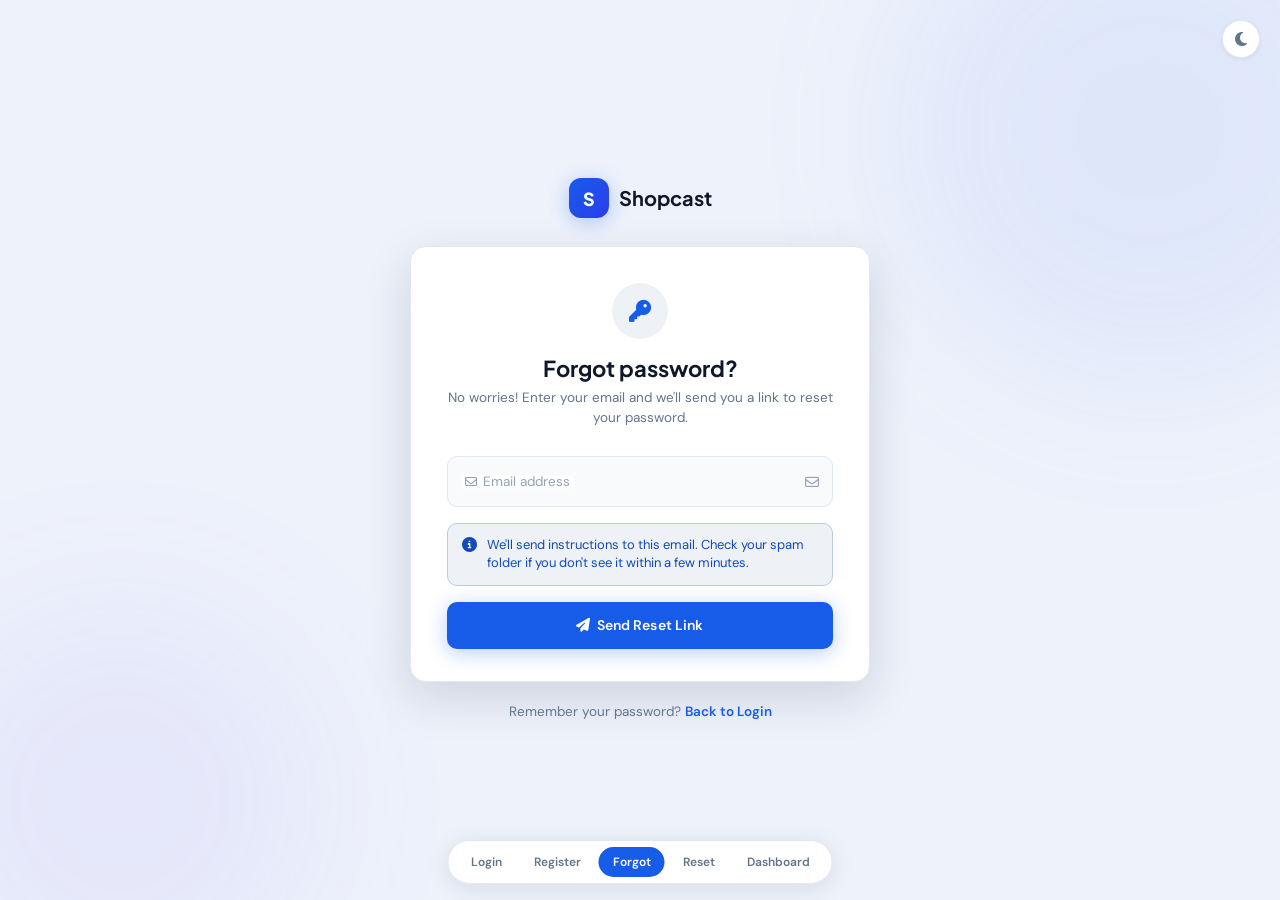
<file: forgot-password.html>
<!DOCTYPE html>
<html lang="en" data-theme="light">
<head>
  <script>(function(){var t=localStorage.getItem('sc-theme')||'light';document.documentElement.setAttribute('data-theme',t);})();</script>
  <meta charset="UTF-8" />
  <meta name="viewport" content="width=device-width, initial-scale=1.0" />
  <title>Forgot Password — Shopcast</title>
  <link href="https://cdn.jsdelivr.net/npm/bootstrap@5.3.3/dist/css/bootstrap.min.css" rel="stylesheet" />
  <link href="https://cdnjs.cloudflare.com/ajax/libs/font-awesome/6.5.2/css/all.min.css" rel="stylesheet" />
  <link href="https://fonts.googleapis.com/css2?family=Plus+Jakarta+Sans:wght@400;500;600;700&family=DM+Sans:wght@400;500;600&display=swap" rel="stylesheet" />
  <link rel="stylesheet" href="css/core.css">
  <link rel="stylesheet" href="css/components.css">
  <link rel="stylesheet" href="css/layout.css">
  <link rel="stylesheet" href="css/auth.css">
</head>
<body>

<button class="theme-toggle" id="themeToggle" aria-label="Toggle theme">
  <i class="fa-solid fa-moon"></i>
</button>

<div class="auth-page">
  <div class="auth-wrapper">

    <a href="#" class="auth-brand">
      <div class="brand-icon">S</div>
      <span class="brand-text">Shopcast</span>
    </a>

    <div class="auth-card">
      <!-- Form section -->
      <div id="forgotFormWrap">
        <div class="auth-card-header">
          <div style="width:56px;height:56px;background:var(--primary-light);border-radius:50%;display:flex;align-items:center;justify-content:center;margin:0 auto 16px;font-size:22px;color:var(--primary);">
            <i class="fa-solid fa-key"></i>
          </div>
          <h1>Forgot password?</h1>
          <p>No worries! Enter your email and we'll send you a link to reset your password.</p>
        </div>

        <div id="forgotAlertWrap" style="display:none;"></div>

        <form id="forgotForm" novalidate>
          <div class="form-floating-custom">
            <input type="email" id="forgotEmail" class="form-control" placeholder="email" autocomplete="email" />
            <label for="forgotEmail"><i class="fa-regular fa-envelope" style="margin-right:6px;font-size:12px;"></i>Email address</label>
            <i class="fa-regular fa-envelope input-icon"></i>
          </div>
          <div class="field-msg" id="forgotEmailMsg"></div>

          <div class="alert-auth alert-info" style="margin-top:14px;">
            <i class="fa-solid fa-circle-info alert-icon"></i>
            <span>We'll send instructions to this email. Check your spam folder if you don't see it within a few minutes.</span>
          </div>

          <button type="submit" class="btn-primary-auth" id="forgotBtn" style="margin-top:4px;">
            <span class="btn-label"><i class="fa-solid fa-paper-plane" style="margin-right:6px;"></i>Send Reset Link</span>
            <div class="spinner"></div>
          </button>
        </form>
      </div>

      <!-- Success section -->
      <div class="success-state" id="forgotSuccess">
        <div class="success-icon-wrap">
          <i class="fa-solid fa-envelope-circle-check"></i>
        </div>
        <h3>Check your inbox!</h3>
        <p>We've sent a password reset link to your email address. The link will expire in <strong>30 minutes</strong>.</p>
        <a href="login.html" class="btn-primary-auth" style="text-decoration:none;">
          <i class="fa-solid fa-arrow-left" style="margin-right:6px;"></i> Back to Login
        </a>
        <div style="margin-top:14px;">
          <button class="btn-secondary-auth" id="resendBtn" type="button"
            onclick="document.getElementById('forgotFormWrap').style.display='';document.getElementById('forgotSuccess').classList.remove('visible');">
            Didn't receive it? Resend
          </button>
        </div>
      </div>

    </div>

    <div class="auth-footer">
      Remember your password? <a href="login.html">Back to Login</a>
    </div>

  </div>
</div>

<nav class="page-nav">
  <a href="login.html">Login</a>
  <a href="register.html">Register</a>
  <a href="forgot-password.html" class="active">Forgot</a>
  <a href="reset-password.html">Reset</a>
  <a href="dashboard.html">Dashboard</a>
</nav>

<script src="https://cdn.jsdelivr.net/npm/bootstrap@5.3.3/dist/js/bootstrap.bundle.min.js"></script>
<script src="js/core.js"></script>
<script src="js/components.js"></script>
<script src="js/auth.js"></script>
</body>
</html>
</file>
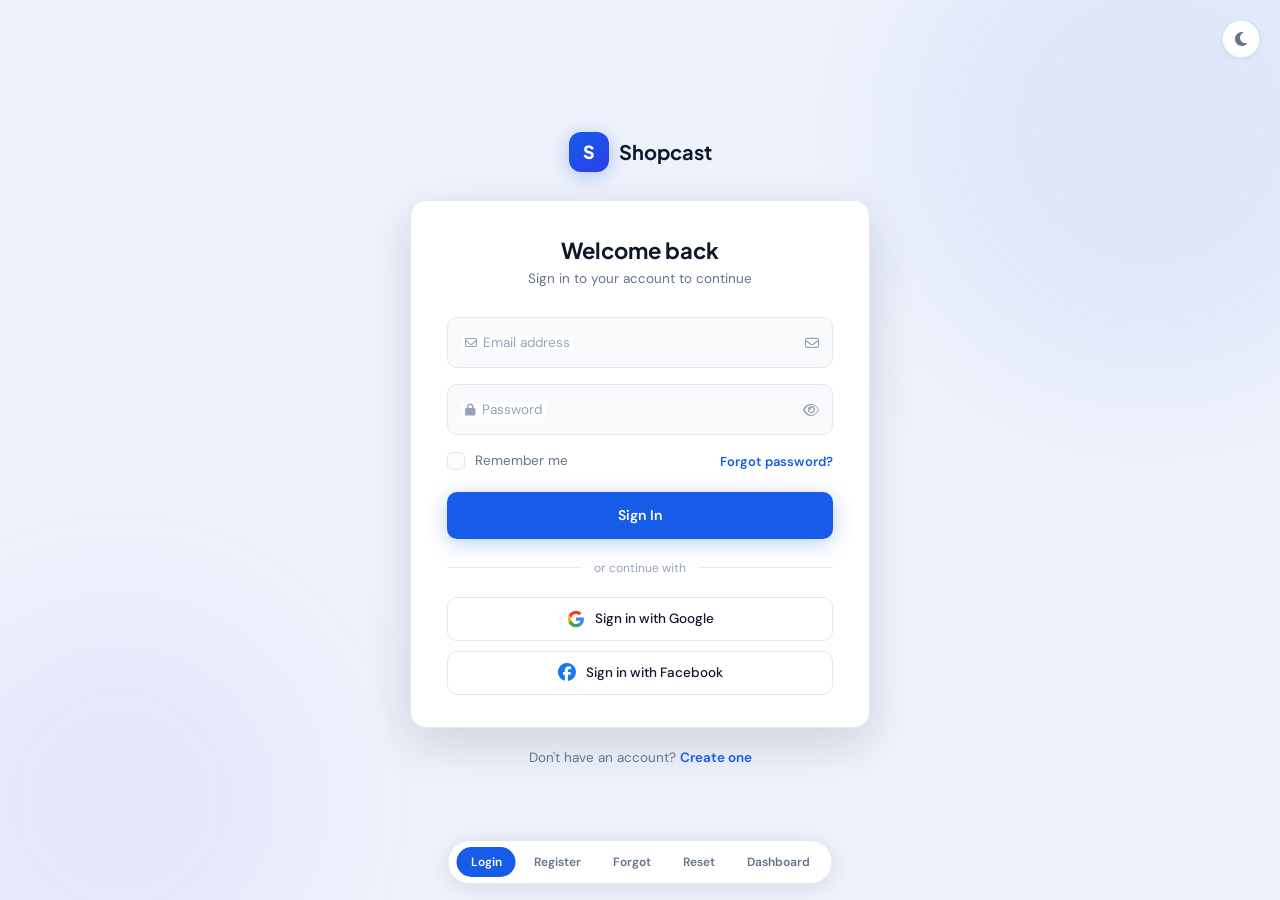
<file: login.html>
<!DOCTYPE html>
<html lang="en" data-theme="light">
<head>
  <script>(function(){var t=localStorage.getItem('sc-theme')||'light';document.documentElement.setAttribute('data-theme',t);})();</script>
  <meta charset="UTF-8" />
  <meta name="viewport" content="width=device-width, initial-scale=1.0" />
  <title>Login — Shopcast</title>
  <link href="https://cdn.jsdelivr.net/npm/bootstrap@5.3.3/dist/css/bootstrap.min.css" rel="stylesheet" />
  <link href="https://cdnjs.cloudflare.com/ajax/libs/font-awesome/6.5.2/css/all.min.css" rel="stylesheet" />
  <link href="https://fonts.googleapis.com/css2?family=Plus+Jakarta+Sans:wght@400;500;600;700&family=DM+Sans:wght@400;500;600&display=swap" rel="stylesheet" />
  <link rel="stylesheet" href="css/core.css">
  <link rel="stylesheet" href="css/components.css">
  <link rel="stylesheet" href="css/layout.css">
  <link rel="stylesheet" href="css/auth.css">
</head>
<body>

<!-- Theme toggle -->
<button class="theme-toggle" id="themeToggle" aria-label="Toggle theme">
  <i class="fa-solid fa-moon"></i>
</button>

<div class="auth-page">
  <div class="auth-wrapper">

    <!-- Brand -->
    <a href="#" class="auth-brand">
      <div class="brand-icon">S</div>
      <span class="brand-text">Shopcast</span>
    </a>

    <!-- Card -->
    <div class="auth-card">
      <div class="auth-card-header">
        <h1>Welcome back</h1>
        <p>Sign in to your account to continue</p>
      </div>

      <!-- Alert placeholder -->
      <div id="loginAlert" style="display:none;"></div>

      <!-- Login Form -->
      <form id="loginForm" novalidate>

        <!-- Email -->
        <div class="form-floating-custom">
          <input type="email" id="loginEmail" class="form-control" placeholder="email" autocomplete="email" />
          <label for="loginEmail"><i class="fa-regular fa-envelope" style="margin-right:6px;font-size:12px;"></i>Email address</label>
          <i class="fa-regular fa-envelope input-icon"></i>
        </div>
        <div class="field-msg" id="emailMsg"></div>

        <!-- Password -->
        <div class="form-floating-custom" style="margin-top:14px;">
          <input type="password" id="loginPassword" class="form-control" placeholder="password" autocomplete="current-password" />
          <label for="loginPassword"><i class="fa-solid fa-lock" style="margin-right:6px;font-size:12px;"></i>Password</label>
          <i class="fa-regular fa-eye input-icon toggle-pw"></i>
        </div>
        <div class="field-msg" id="pwdMsg"></div>

        <!-- Meta row -->
        <div class="auth-meta" style="margin-top:14px;">
          <label class="custom-check">
            <input type="checkbox" id="rememberMe" />
            <span class="check-box"><i class="fa-solid fa-check"></i></span>
            <span>Remember me</span>
          </label>
          <a href="forgot-password.html" style="font-size:13px;font-weight:600;">Forgot password?</a>
        </div>

        <!-- Submit -->
        <button type="submit" class="btn-primary-auth" id="loginBtn">
          <span class="btn-label">Sign In</span>
          <div class="spinner"></div>
        </button>

      </form>

      <!-- Divider -->
      <div class="social-divider">or continue with</div>

      <!-- Social -->
      <div class="social-btns">
        <button class="btn-social btn-social-google" type="button">
          <svg width="18" height="18" viewBox="0 0 24 24" fill="none" xmlns="http://www.w3.org/2000/svg">
            <path d="M22.56 12.25c0-.78-.07-1.53-.2-2.25H12v4.26h5.92c-.26 1.37-1.04 2.53-2.21 3.31v2.77h3.57c2.08-1.92 3.28-4.74 3.28-8.09z" fill="#4285F4"/>
            <path d="M12 23c2.97 0 5.46-.98 7.28-2.66l-3.57-2.77c-.98.66-2.23 1.06-3.71 1.06-2.86 0-5.29-1.93-6.16-4.53H2.18v2.84C3.99 20.53 7.7 23 12 23z" fill="#34A853"/>
            <path d="M5.84 14.09c-.22-.66-.35-1.36-.35-2.09s.13-1.43.35-2.09V7.07H2.18C1.43 8.55 1 10.22 1 12s.43 3.45 1.18 4.93l3.66-2.84z" fill="#FBBC05"/>
            <path d="M12 5.38c1.62 0 3.06.56 4.21 1.64l3.15-3.15C17.45 2.09 14.97 1 12 1 7.7 1 3.99 3.47 2.18 7.07l3.66 2.84c.87-2.6 3.3-4.53 6.16-4.53z" fill="#EA4335"/>
          </svg>
          Sign in with Google
        </button>
        <button class="btn-social btn-social-facebook" type="button">
          <i class="fab fa-facebook" style="color:#1877f2;font-size:18px;"></i>
          Sign in with Facebook
        </button>
      </div>

    </div><!-- /card -->

    <!-- Footer -->
    <div class="auth-footer">
      Don't have an account? <a href="register.html">Create one</a>
    </div>

  </div><!-- /wrapper -->
</div><!-- /page -->

<!-- Demo page nav -->
<nav class="page-nav">
  <a href="login.html" class="active">Login</a>
  <a href="register.html">Register</a>
  <a href="forgot-password.html">Forgot</a>
  <a href="reset-password.html">Reset</a>
  <a href="dashboard.html">Dashboard</a>
</nav>

<script src="https://cdn.jsdelivr.net/npm/bootstrap@5.3.3/dist/js/bootstrap.bundle.min.js"></script>

<script src="js/core.js"></script>
<script src="js/components.js"></script>
<script src="js/auth.js"></script>
</body>
</html>
</file>
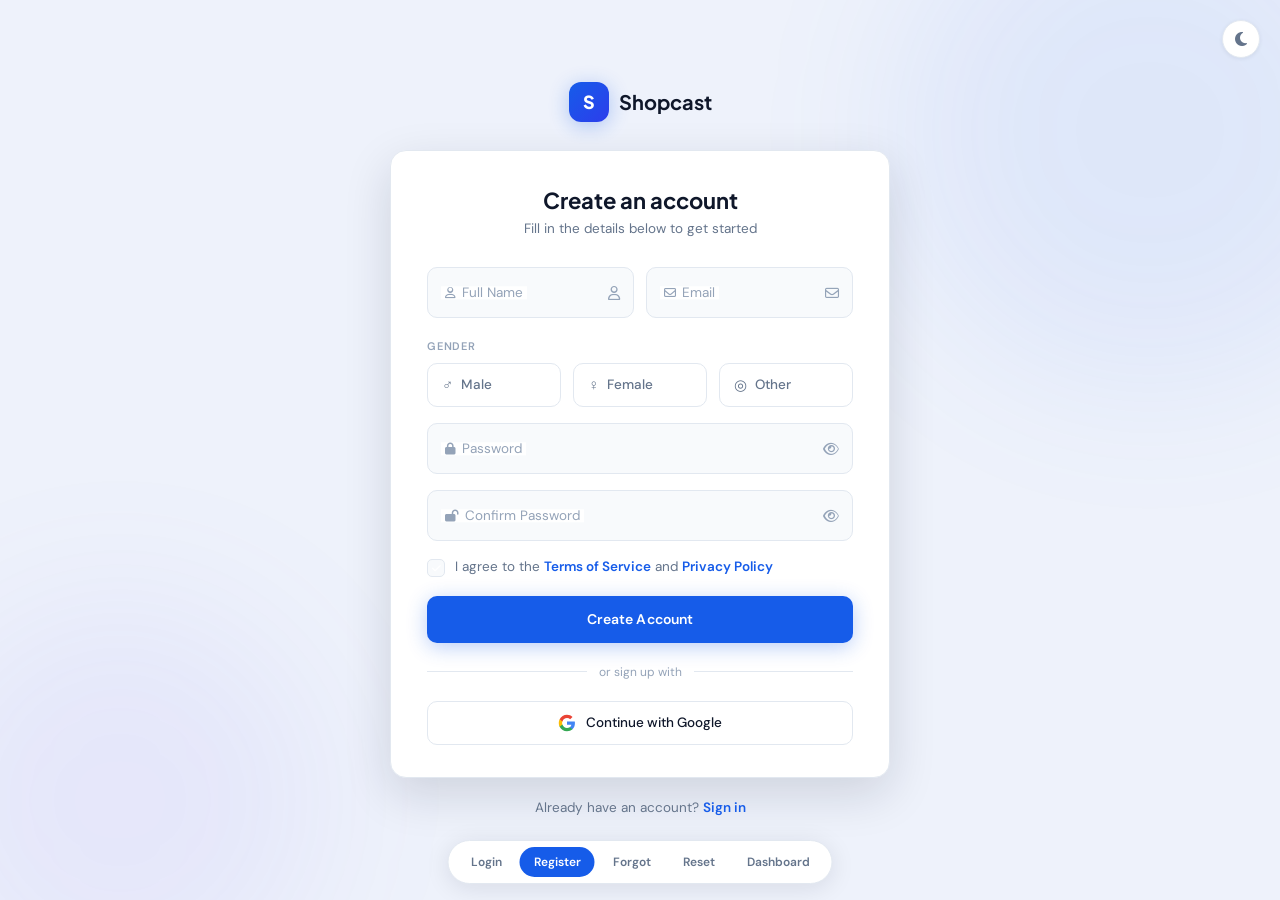
<file: register.html>
<!DOCTYPE html>
<html lang="en" data-theme="light">
<head>
  <script>(function(){var t=localStorage.getItem('sc-theme')||'light';document.documentElement.setAttribute('data-theme',t);})();</script>
  <meta charset="UTF-8" />
  <meta name="viewport" content="width=device-width, initial-scale=1.0" />
  <title>Register — Shopcast</title>
  <link href="https://cdn.jsdelivr.net/npm/bootstrap@5.3.3/dist/css/bootstrap.min.css" rel="stylesheet" />
  <link href="https://cdnjs.cloudflare.com/ajax/libs/font-awesome/6.5.2/css/all.min.css" rel="stylesheet" />
  <link href="https://fonts.googleapis.com/css2?family=Plus+Jakarta+Sans:wght@400;500;600;700&family=DM+Sans:wght@400;500;600&display=swap" rel="stylesheet" />
  <link rel="stylesheet" href="css/core.css">
  <link rel="stylesheet" href="css/components.css">
  <link rel="stylesheet" href="css/layout.css">
  <link rel="stylesheet" href="css/auth.css">
  <style>
    /* Register page needs a wider card */
    .auth-wrapper { max-width: 500px; }
    .two-col { display: grid; grid-template-columns: 1fr 1fr; gap: 12px; }
    @media (max-width: 480px) { .two-col { grid-template-columns: 1fr; } }
  </style>
</head>
<body>

<button class="theme-toggle" id="themeToggle" aria-label="Toggle theme">
  <i class="fa-solid fa-moon"></i>
</button>

<div class="auth-page">
  <div class="auth-wrapper">

    <a href="#" class="auth-brand">
      <div class="brand-icon">S</div>
      <span class="brand-text">Shopcast</span>
    </a>

    <div class="auth-card">
      <div class="auth-card-header">
        <h1>Create an account</h1>
        <p>Fill in the details below to get started</p>
      </div>

      <div id="regAlert" style="display:none;"></div>

      <form id="registerForm" novalidate>

        <!-- Two-column row: Name + Email -->
        <div class="two-col">
          <div>
            <div class="form-floating-custom">
              <input type="text" id="regName" class="form-control" placeholder="name" autocomplete="name" />
              <label for="regName"><i class="fa-regular fa-user" style="margin-right:6px;font-size:12px;"></i>Full Name</label>
              <i class="fa-regular fa-user input-icon"></i>
            </div>
            <div class="field-msg" id="regNameMsg"></div>
          </div>
          <div>
            <div class="form-floating-custom">
              <input type="email" id="regEmail" class="form-control" placeholder="email" autocomplete="email" />
              <label for="regEmail"><i class="fa-regular fa-envelope" style="margin-right:6px;font-size:12px;"></i>Email</label>
              <i class="fa-regular fa-envelope input-icon"></i>
            </div>
            <div class="field-msg" id="regEmailMsg"></div>
          </div>
        </div>

        <!-- Gender -->
        <div style="margin-top:4px; margin-bottom:4px;">
          <div style="font-size:11px;font-weight:600;color:var(--text-muted);text-transform:uppercase;letter-spacing:.07em;margin-bottom:8px;">Gender</div>
          <div class="gender-group">
            <label class="gender-option">
              <input type="radio" name="gender" value="male" />
              <span class="gender-icon">♂</span> Male
            </label>
            <label class="gender-option">
              <input type="radio" name="gender" value="female" />
              <span class="gender-icon">♀</span> Female
            </label>
            <label class="gender-option">
              <input type="radio" name="gender" value="other" />
              <span class="gender-icon">◎</span> Other
            </label>
          </div>
          <div class="field-msg" id="genderMsg"></div>
        </div>

        <!-- Password -->
        <div class="form-floating-custom" style="margin-top:4px;">
          <input type="password" id="password" class="form-control" placeholder="password"
                 autocomplete="new-password" data-strength="strengthMeter" />
          <label for="password"><i class="fa-solid fa-lock" style="margin-right:6px;font-size:12px;"></i>Password</label>
          <i class="fa-regular fa-eye input-icon toggle-pw"></i>
        </div>
        <div class="field-msg" id="passwordMsg"></div>

        <!-- Strength meter -->
        <div class="strength-meter" id="strengthMeter">
          <div style="display:flex;align-items:center;justify-content:space-between;margin-bottom:5px;">
            <span style="font-size:11px;color:var(--text-muted);">Password strength</span>
            <span class="strength-label"></span>
          </div>
          <div class="strength-bars">
            <div class="strength-bar"></div>
            <div class="strength-bar"></div>
            <div class="strength-bar"></div>
            <div class="strength-bar"></div>
          </div>
          <div class="strength-rules">
            <div class="rule-item" data-rule="length">
              <span class="rule-icon"><i class="fa-solid fa-xmark"></i></span>
              At least 8 characters
            </div>
            <div class="rule-item" data-rule="upper">
              <span class="rule-icon"><i class="fa-solid fa-xmark"></i></span>
              One uppercase letter
            </div>
            <div class="rule-item" data-rule="lower">
              <span class="rule-icon"><i class="fa-solid fa-xmark"></i></span>
              One lowercase letter
            </div>
            <div class="rule-item" data-rule="number">
              <span class="rule-icon"><i class="fa-solid fa-xmark"></i></span>
              One number
            </div>
            <div class="rule-item" data-rule="special">
              <span class="rule-icon"><i class="fa-solid fa-xmark"></i></span>
              One special character
            </div>
          </div>
        </div>

        <!-- Confirm Password -->
        <div class="form-floating-custom" style="margin-top:14px;">
          <input type="password" id="confirmPassword" class="form-control" placeholder="confirm"
                 autocomplete="new-password" />
          <label for="confirmPassword"><i class="fa-solid fa-lock-open" style="margin-right:6px;font-size:12px;"></i>Confirm Password</label>
          <i class="fa-regular fa-eye input-icon toggle-pw"></i>
        </div>
        <div class="field-msg" id="confirmPasswordMsg"></div>

        <!-- Terms -->
        <div style="margin-top:16px;">
          <label class="custom-check">
            <input type="checkbox" id="termsCheck" />
            <span class="check-box"><i class="fa-solid fa-check"></i></span>
            <span>I agree to the <a href="#" style="font-weight:600;">Terms of Service</a> and <a href="#" style="font-weight:600;">Privacy Policy</a></span>
          </label>
        </div>

        <!-- Submit -->
        <button type="submit" class="btn-primary-auth" id="registerBtn" style="margin-top:18px;">
          <span class="btn-label">Create Account</span>
          <div class="spinner"></div>
        </button>

      </form>

      <div class="social-divider">or sign up with</div>
      <div class="social-btns">
        <button class="btn-social btn-social-google" type="button">
          <svg width="18" height="18" viewBox="0 0 24 24" fill="none">
            <path d="M22.56 12.25c0-.78-.07-1.53-.2-2.25H12v4.26h5.92c-.26 1.37-1.04 2.53-2.21 3.31v2.77h3.57c2.08-1.92 3.28-4.74 3.28-8.09z" fill="#4285F4"/>
            <path d="M12 23c2.97 0 5.46-.98 7.28-2.66l-3.57-2.77c-.98.66-2.23 1.06-3.71 1.06-2.86 0-5.29-1.93-6.16-4.53H2.18v2.84C3.99 20.53 7.7 23 12 23z" fill="#34A853"/>
            <path d="M5.84 14.09c-.22-.66-.35-1.36-.35-2.09s.13-1.43.35-2.09V7.07H2.18C1.43 8.55 1 10.22 1 12s.43 3.45 1.18 4.93l3.66-2.84z" fill="#FBBC05"/>
            <path d="M12 5.38c1.62 0 3.06.56 4.21 1.64l3.15-3.15C17.45 2.09 14.97 1 12 1 7.7 1 3.99 3.47 2.18 7.07l3.66 2.84c.87-2.6 3.3-4.53 6.16-4.53z" fill="#EA4335"/>
          </svg>
          Continue with Google
        </button>
      </div>

    </div>

    <div class="auth-footer">
      Already have an account? <a href="login.html">Sign in</a>
    </div>

  </div>
</div>

<nav class="page-nav">
  <a href="login.html">Login</a>
  <a href="register.html" class="active">Register</a>
  <a href="forgot-password.html">Forgot</a>
  <a href="reset-password.html">Reset</a>
  <a href="dashboard.html">Dashboard</a>
</nav>

<script src="https://cdn.jsdelivr.net/npm/bootstrap@5.3.3/dist/js/bootstrap.bundle.min.js"></script>
<script src="js/core.js"></script>
<script src="js/components.js"></script>
<script src="js/auth.js"></script>
</body>
</html>
</file>
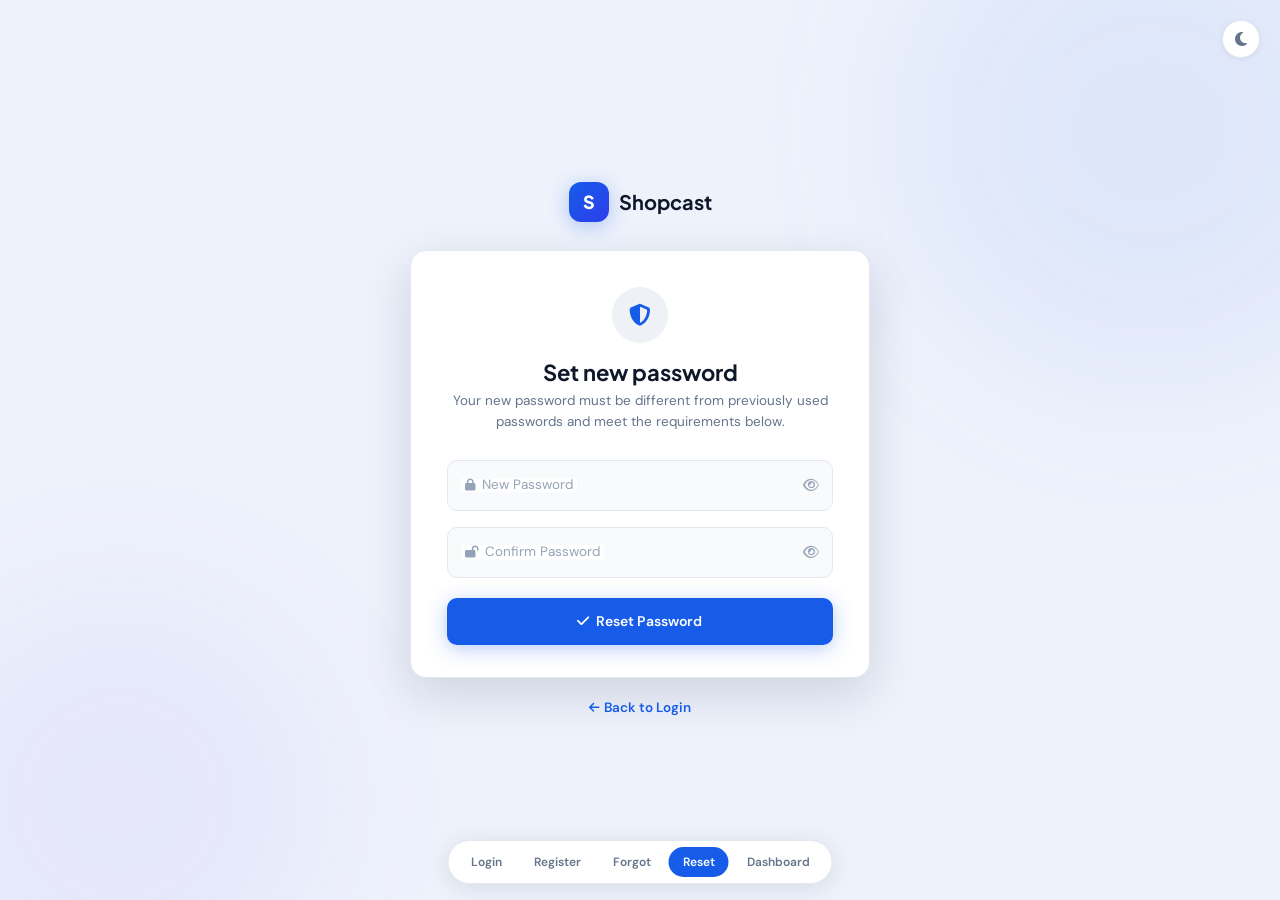
<file: reset-password.html>
<!DOCTYPE html>
<html lang="en" data-theme="light">
<head>
  <script>(function(){var t=localStorage.getItem('sc-theme')||'light';document.documentElement.setAttribute('data-theme',t);})();</script>
  <meta charset="UTF-8" />
  <meta name="viewport" content="width=device-width, initial-scale=1.0" />
  <title>Reset Password — Shopcast</title>
  <link href="https://cdn.jsdelivr.net/npm/bootstrap@5.3.3/dist/css/bootstrap.min.css" rel="stylesheet" />
  <link href="https://cdnjs.cloudflare.com/ajax/libs/font-awesome/6.5.2/css/all.min.css" rel="stylesheet" />
  <link href="https://fonts.googleapis.com/css2?family=Plus+Jakarta+Sans:wght@400;500;600;700&family=DM+Sans:wght@400;500;600&display=swap" rel="stylesheet" />
  <link rel="stylesheet" href="css/core.css">
  <link rel="stylesheet" href="css/components.css">
  <link rel="stylesheet" href="css/layout.css">
  <link rel="stylesheet" href="css/auth.css">
</head>
<body>

<button class="theme-toggle" id="themeToggle" aria-label="Toggle theme">
  <i class="fa-solid fa-moon"></i>
</button>

<div class="auth-page">
  <div class="auth-wrapper">

    <a href="#" class="auth-brand">
      <div class="brand-icon">S</div>
      <span class="brand-text">Shopcast</span>
    </a>

    <div class="auth-card">

      <!-- Form section -->
      <div id="resetFormWrap">
        <div class="auth-card-header">
          <div style="width:56px;height:56px;background:var(--primary-light);border-radius:50%;display:flex;align-items:center;justify-content:center;margin:0 auto 16px;font-size:22px;color:var(--primary);">
            <i class="fa-solid fa-shield-halved"></i>
          </div>
          <h1>Set new password</h1>
          <p>Your new password must be different from previously used passwords and meet the requirements below.</p>
        </div>

        <form id="resetForm" novalidate>

          <!-- New password -->
          <div class="form-floating-custom">
            <input type="password" id="newPassword" class="form-control" placeholder="new"
                   autocomplete="new-password" data-strength="resetStrengthMeter" />
            <label for="newPassword"><i class="fa-solid fa-lock" style="margin-right:6px;font-size:12px;"></i>New Password</label>
            <i class="fa-regular fa-eye input-icon toggle-pw"></i>
          </div>
          <div class="field-msg" id="newPasswordMsg"></div>

          <!-- Strength meter -->
          <div class="strength-meter" id="resetStrengthMeter">
            <div style="display:flex;align-items:center;justify-content:space-between;margin-bottom:5px;">
              <span style="font-size:11px;color:var(--text-muted);">Password strength</span>
              <span class="strength-label"></span>
            </div>
            <div class="strength-bars">
              <div class="strength-bar"></div>
              <div class="strength-bar"></div>
              <div class="strength-bar"></div>
              <div class="strength-bar"></div>
            </div>
            <div class="strength-rules">
              <div class="rule-item" data-rule="length">
                <span class="rule-icon"><i class="fa-solid fa-xmark"></i></span>
                At least 8 characters
              </div>
              <div class="rule-item" data-rule="upper">
                <span class="rule-icon"><i class="fa-solid fa-xmark"></i></span>
                One uppercase letter
              </div>
              <div class="rule-item" data-rule="lower">
                <span class="rule-icon"><i class="fa-solid fa-xmark"></i></span>
                One lowercase letter
              </div>
              <div class="rule-item" data-rule="number">
                <span class="rule-icon"><i class="fa-solid fa-xmark"></i></span>
                One number
              </div>
              <div class="rule-item" data-rule="special">
                <span class="rule-icon"><i class="fa-solid fa-xmark"></i></span>
                One special character
              </div>
            </div>
          </div>

          <!-- Confirm password -->
          <div class="form-floating-custom" style="margin-top:14px;">
            <input type="password" id="resetConfirm" class="form-control" placeholder="confirm"
                   autocomplete="new-password" />
            <label for="resetConfirm"><i class="fa-solid fa-lock-open" style="margin-right:6px;font-size:12px;"></i>Confirm Password</label>
            <i class="fa-regular fa-eye input-icon toggle-pw"></i>
          </div>
          <div class="field-msg" id="resetConfirmMsg"></div>

          <button type="submit" class="btn-primary-auth" id="resetBtn" style="margin-top:20px;">
            <span class="btn-label"><i class="fa-solid fa-check" style="margin-right:6px;"></i>Reset Password</span>
            <div class="spinner"></div>
          </button>

        </form>
      </div>

      <!-- Success section -->
      <div class="success-state" id="resetSuccess">
        <div class="success-icon-wrap">
          <i class="fa-solid fa-circle-check"></i>
        </div>
        <h3>Password reset!</h3>
        <p>Your password has been successfully updated. You can now sign in with your new password.</p>
        <a href="login.html" class="btn-primary-auth" style="text-decoration:none;">
          <i class="fa-solid fa-arrow-right-to-bracket" style="margin-right:6px;"></i> Continue to Login
        </a>
      </div>

    </div>

    <div class="auth-footer">
      <a href="login.html"><i class="fa-solid fa-arrow-left" style="margin-right:4px;font-size:12px;"></i>Back to Login</a>
    </div>

  </div>
</div>

<nav class="page-nav">
  <a href="login.html">Login</a>
  <a href="register.html">Register</a>
  <a href="forgot-password.html">Forgot</a>
  <a href="reset-password.html" class="active">Reset</a>
  <a href="dashboard.html">Dashboard</a>
</nav>

<script src="https://cdn.jsdelivr.net/npm/bootstrap@5.3.3/dist/js/bootstrap.bundle.min.js"></script>
<script src="js/core.js"></script>
<script src="js/components.js"></script>
<script src="js/auth.js"></script>
<script>
  /* Wire confirm field for reset page (different IDs from register) */
  document.addEventListener('DOMContentLoaded', function () {
    var p1 = document.getElementById('newPassword');
    var p2 = document.getElementById('resetConfirm');
    var msg = document.getElementById('resetConfirmMsg');
    if (p1 && p2) {
      function check() {
        if (!p2.value) { p2.classList.remove('is-invalid','is-valid'); msg.className='field-msg'; return; }
        var m = p1.value === p2.value;
        p2.classList.toggle('is-valid', m); p2.classList.toggle('is-invalid', !m);
        msg.className = 'field-msg ' + (m ? 'success' : 'error');
        msg.textContent = m ? 'Passwords match' : 'Passwords do not match';
      }
      p2.addEventListener('input', check);
      p1.addEventListener('input', check);
    }
  });
</script>
</body>
</html>
</file>
<file: css/core.css>
/* ══════════════════════════════════════════════════════════════
   CORE.CSS — Design tokens, reset, typography & global utilities
   Shopcast Design System · load this first on every page
══════════════════════════════════════════════════════════════ */

/* ── THEME ENGINE ──────────────────────────────────────────────
   To re-brand: change only --hue and --sat. Everything derives.
   Hue  : 0 red · 25 orange · 160 teal · 210 blue · 270 purple
   Sat  : lower value = more muted palette
─────────────────────────────────────────────────────────────── */
:root {
  --hue: 220;
  --sat: 83%;

  /* Brand palette (auto-derived) */
  --primary:       hsl(var(--hue), var(--sat), 50%);
  --primary-dark:  hsl(var(--hue), var(--sat), 40%);
  --primary-light: hsl(var(--hue), calc(var(--sat) * 0.4), 95%);
  --primary-mid:   hsl(var(--hue), calc(var(--sat) * 0.6), 82%);
  --accent:        hsl(calc(var(--hue) + 15), var(--sat), 55%);

  /* Semantic / fixed colours */
  --success:   #10b981;
  --warning:   #f59e0b;
  --danger:    #ef4444;
  --info:      #3b82f6;
  --secondary: #64748b;

  /* Password-strength colours */
  --strength-weak:   #ef4444;
  --strength-fair:   #f59e0b;
  --strength-good:   #3b82f6;
  --strength-strong: #10b981;

  /* Surfaces — light mode */
  --bg-body:  #eef2fb;
  --bg-card:  #ffffff;
  --bg-input: #f8fafc;

  /* Text */
  --text-primary:   #0f172a;
  --text-secondary: #64748b;
  --text-muted:     #94a3b8;

  /* Borders */
  --border:       #e2e8f0;
  --border-focus: var(--primary);

  /* Radii */
  --radius:    16px;
  --radius-sm: 10px;
  --radius-xs: 6px;

  /* Shadows */
  --shadow-sm:      0 1px 4px rgba(15,23,42,.07);
  --shadow-md:      0 4px 24px rgba(15,23,42,.10);
  --shadow-lg:      0 16px 48px rgba(15,23,42,.14);
  --shadow-primary: 0 4px 20px hsla(var(--hue), var(--sat), 50%, .30);

  /* Typography */
  --font-heading: 'Plus Jakarta Sans', sans-serif;
  --font-body:    'DM Sans', sans-serif;

  /* Transition */
  --tr: all .22s cubic-bezier(.4,0,.2,1);

  /* Layout dimensions (used by both auth and dashboard) */
  --sidebar-w:     248px;
  --sidebar-w-col: 72px;
  --header-h:      64px;
  --right-w:       300px;
}

/* ── DARK THEME ─────────────────────────────────────────────── */
[data-theme="dark"] {
  --bg-body:  #0d1117;
  --bg-card:  #161b22;
  --bg-input: #0d1117;

  --text-primary:   #e6edf3;
  --text-secondary: #8b949e;
  --text-muted:     #6e7681;

  --border:      #30363d;
  --primary-light: hsl(var(--hue), calc(var(--sat) * 0.25), 18%);
  --primary-mid:   hsl(var(--hue), calc(var(--sat) * 0.35), 35%);

  --shadow-sm: 0 1px 4px rgba(0,0,0,.4);
  --shadow-md: 0 4px 24px rgba(0,0,0,.5);
  --shadow-lg: 0 16px 48px rgba(0,0,0,.6);
}

/* ══════════════════════════════════════
   RESET & BASE
══════════════════════════════════════ */
*, *::before, *::after { box-sizing: border-box; margin: 0; padding: 0; }
html { height: 100%; }

body {
  font-family: var(--font-body);
  background: var(--bg-body);
  color: var(--text-primary);
  font-size: 14px;
  line-height: 1.5;
  transition: background .3s, color .3s;
}

h1, h2, h3, h4, h5, h6 { font-family: var(--font-heading); }

a {
  color: var(--primary);
  text-decoration: none;
  transition: var(--tr);
}
a:hover { color: var(--primary-dark); }

/* Custom scrollbar — thin & branded */
::-webkit-scrollbar       { width: 4px; height: 4px; }
::-webkit-scrollbar-track { background: transparent; }
::-webkit-scrollbar-thumb { background: var(--primary-mid); border-radius: 99px; }

/* ══════════════════════════════════════
   TYPOGRAPHY UTILITIES
══════════════════════════════════════ */
.text-primary   { color: var(--text-primary)   !important; }
.text-secondary { color: var(--text-secondary) !important; }
.text-muted     { color: var(--text-muted)     !important; }
.text-success   { color: var(--success)        !important; }
.text-warning   { color: var(--warning)        !important; }
.text-danger    { color: var(--danger)         !important; }
.text-brand     { color: var(--primary)        !important; }

.font-heading { font-family: var(--font-heading) !important; }
.font-body    { font-family: var(--font-body)    !important; }

.fw-400 { font-weight: 400; }
.fw-500 { font-weight: 500; }
.fw-600 { font-weight: 600; }
.fw-700 { font-weight: 700; }

.fs-11  { font-size: 11px; }
.fs-12  { font-size: 12px; }
.fs-13  { font-size: 13px; }
.fs-14  { font-size: 14px; }
.fs-16  { font-size: 16px; }
.fs-18  { font-size: 18px; }
.fs-22  { font-size: 22px; }

.text-center { text-align: center; }
.text-right  { text-align: right;  }

/* Label / eyebrow text */
.label-upper {
  font-size: 11px;
  font-weight: 700;
  letter-spacing: .07em;
  text-transform: uppercase;
  color: var(--text-muted);
}

/* ══════════════════════════════════════
   SPACING UTILITIES
══════════════════════════════════════ */
.mt-4  { margin-top:  4px; }
.mt-8  { margin-top:  8px; }
.mt-12 { margin-top: 12px; }
.mt-16 { margin-top: 16px; }
.mt-20 { margin-top: 20px; }
.mt-24 { margin-top: 24px; }
.mb-4  { margin-bottom:  4px; }
.mb-8  { margin-bottom:  8px; }
.mb-12 { margin-bottom: 12px; }
.mb-16 { margin-bottom: 16px; }
.mb-20 { margin-bottom: 20px; }
.mb-24 { margin-bottom: 24px; }

.p-0  { padding:  0; }
.p-8  { padding:  8px; }
.p-16 { padding: 16px; }
.p-24 { padding: 24px; }

/* ══════════════════════════════════════
   DISPLAY & FLEX UTILITIES
══════════════════════════════════════ */
.d-flex         { display: flex; }
.align-center   { align-items: center; }
.justify-center { justify-content: center; }
.justify-between{ justify-content: space-between; }
.flex-1         { flex: 1; }
.flex-wrap      { flex-wrap: wrap; }
.gap-4  { gap:  4px; }
.gap-8  { gap:  8px; }
.gap-12 { gap: 12px; }
.gap-16 { gap: 16px; }

/* ══════════════════════════════════════
   BORDER-RADIUS UTILITIES
══════════════════════════════════════ */
.rounded    { border-radius: var(--radius); }
.rounded-sm { border-radius: var(--radius-sm); }
.rounded-xs { border-radius: var(--radius-xs); }
.rounded-full { border-radius: 9999px; }

/* ══════════════════════════════════════
   VISIBILITY UTILITIES
══════════════════════════════════════ */
.hidden  { display: none !important; }
.visible { visibility: visible; }
.sr-only {
  position: absolute; width: 1px; height: 1px;
  padding: 0; margin: -1px; overflow: hidden;
  clip: rect(0,0,0,0); white-space: nowrap; border: 0;
}

/* ══════════════════════════════════════
   BRAND ICON (shared: auth + dashboard)
══════════════════════════════════════ */
.brand-icon {
  background: linear-gradient(135deg, var(--primary), var(--accent));
  border-radius: 12px;
  display: flex; align-items: center; justify-content: center;
  color: #fff;
  font-weight: 800;
  box-shadow: var(--shadow-primary);
  font-family: var(--font-heading);
  flex-shrink: 0;
}

/* ══════════════════════════════════════
   KEYFRAME ANIMATIONS (shared)
══════════════════════════════════════ */
@keyframes spin      { to { transform: rotate(360deg); } }
@keyframes fadeUp    { from { opacity:0; transform: translateY(14px); } to { opacity:1; transform: translateY(0); } }
@keyframes slideDown { from { opacity:0; transform: translateY(-6px); } to { opacity:1; transform: translateY(0); } }
@keyframes ddFade    { from { opacity:0; transform: translateY(-6px); } to { opacity:1; transform: translateY(0); } }
@keyframes toastIn   { from { opacity:0; transform: translateX(40px); } to { opacity:1; transform: translateX(0); } }
@keyframes toastOut  { from { opacity:1; transform: translateX(0); } to { opacity:0; transform: translateX(40px); } }
@keyframes toastProgress { from { width: 100%; } to { width: 0%; } }
</file>
<file: css/components.css>
/* ══════════════════════════════════════════════════════════════
   COMPONENTS.CSS — Reusable UI components
   Requires: core.css
   Covers  : buttons · inputs · alerts · badges · toasts · modal
             · tooltip · password-strength · checkboxes
══════════════════════════════════════════════════════════════ */

/* ══════════════════════════════════════
   BUTTONS — Primary
══════════════════════════════════════ */

/* Full-width primary (auth pages) */
.btn-primary-auth {
  width: 100%;
  padding: 13px 20px;
  background: var(--primary);
  color: #fff;
  border: none;
  border-radius: var(--radius-sm);
  font-family: var(--font-body);
  font-size: 14px;
  font-weight: 600;
  cursor: pointer;
  transition: var(--tr);
  box-shadow: var(--shadow-primary);
  display: flex;
  align-items: center;
  justify-content: center;
  gap: 8px;
  margin-top: 8px;
  letter-spacing: .01em;
  position: relative;
  overflow: hidden;
  text-decoration: none;
}
.btn-primary-auth:hover {
  background: var(--primary-dark);
  box-shadow: 0 6px 24px hsla(var(--hue), var(--sat), 50%, .38);
  transform: translateY(-1px);
  color: #fff;
}
.btn-primary-auth:active { transform: translateY(0); }
.btn-primary-auth:disabled {
  opacity: .65;
  cursor: not-allowed;
  transform: none;
  box-shadow: none;
}

/* Loading state — set via JS: btn.classList.toggle('loading', true) */
.btn-primary-auth.loading .btn-label { opacity: 0; }
.btn-primary-auth .spinner {
  display: none;
  width: 16px; height: 16px;
  border: 2px solid rgba(255,255,255,.3);
  border-top-color: #fff;
  border-radius: 50%;
  animation: spin .65s linear infinite;
  position: absolute;
}
.btn-primary-auth.loading .spinner { display: block; }

/* Compact inline primary (dashboard) */
.btn-prim {
  background: var(--primary);
  color: #fff;
  border: none;
  border-radius: var(--radius-sm);
  padding: 8px 16px;
  font-size: 13px;
  font-weight: 600;
  cursor: pointer;
  transition: var(--tr);
  display: inline-flex;
  align-items: center;
  gap: 6px;
  font-family: var(--font-body);
}
.btn-prim:hover {
  background: var(--primary-dark);
  box-shadow: 0 4px 12px hsla(var(--hue), var(--sat), 50%, .35);
}

/* ── Secondary / Ghost ── */
.btn-secondary-auth {
  width: 100%;
  padding: 12px 20px;
  background: transparent;
  color: var(--text-secondary);
  border: 1.5px solid var(--border);
  border-radius: var(--radius-sm);
  font-family: var(--font-body);
  font-size: 13.5px;
  font-weight: 500;
  cursor: pointer;
  transition: var(--tr);
  display: flex;
  align-items: center;
  justify-content: center;
  gap: 8px;
  text-decoration: none;
}
.btn-secondary-auth:hover {
  border-color: var(--primary);
  color: var(--primary);
  background: var(--primary-light);
}

/* Outlined button (dashboard) */
.btn-out {
  background: var(--bg-card);
  color: var(--text-secondary);
  border: 1px solid var(--border);
  border-radius: var(--radius-sm);
  padding: 8px 14px;
  font-size: 13px;
  font-weight: 500;
  cursor: pointer;
  transition: var(--tr);
  display: inline-flex;
  align-items: center;
  gap: 6px;
  font-family: var(--font-body);
}
.btn-out:hover {
  border-color: var(--primary);
  color: var(--primary);
  background: var(--primary-light);
}

/* Small icon action buttons (table) */
.ac-btn {
  width: 28px; height: 28px;
  border-radius: var(--radius-xs);
  border: 1px solid var(--border);
  background: var(--bg-card);
  display: flex; align-items: center; justify-content: center;
  font-size: 12px;
  color: var(--text-secondary);
  cursor: pointer;
  transition: var(--tr);
}
.ac-btn:hover              { background: var(--primary); color: #fff; border-color: var(--primary); }
.ac-btn.del:hover          { background: var(--danger);  color: #fff; border-color: var(--danger); }

/* Social sign-in buttons */
.btn-social {
  width: 100%;
  padding: 11px 18px;
  background: var(--bg-card);
  border: 1.5px solid var(--border);
  border-radius: var(--radius-sm);
  font-family: var(--font-body);
  font-size: 13.5px;
  font-weight: 500;
  cursor: pointer;
  transition: var(--tr);
  display: flex;
  align-items: center;
  justify-content: center;
  gap: 10px;
  color: var(--text-primary);
  text-decoration: none;
}
.btn-social:hover {
  border-color: var(--primary-mid);
  box-shadow: var(--shadow-sm);
  transform: translateY(-1px);
  color: var(--text-primary);
}
.btn-social img { width: 18px; height: 18px; }

/* Icon button (topbar icon buttons) */
.ib {
  width: 36px; height: 36px;
  border: 1px solid var(--border);
  background: var(--bg-card);
  border-radius: var(--radius-sm);
  display: flex; align-items: center; justify-content: center;
  color: var(--text-secondary);
  cursor: pointer;
  transition: var(--tr);
  position: relative;
  flex-shrink: 0;
  user-select: none;
}
.ib:hover { border-color: var(--primary); color: var(--primary); background: var(--primary-light); }
.ib .bdot {
  position: absolute; top: 6px; right: 6px;
  width: 7px; height: 7px;
  background: var(--danger);
  border-radius: 50%;
  border: 1.5px solid #fff;
}

/* ══════════════════════════════════════
   FLOATING LABEL INPUTS
   Usage:
   <div class="form-floating-custom">
     <input type="email" id="email" class="form-control" placeholder="email" />
     <label for="email">Email address</label>
     <i class="fa-regular fa-eye input-icon toggle-pw"></i>
   </div>
   <div class="field-msg" id="emailMsg"></div>
══════════════════════════════════════ */
.form-floating-custom {
  position: relative;
  margin-bottom: 16px;
}
.form-floating-custom label {
  position: absolute;
  top: 50%; left: 14px;
  transform: translateY(-50%);
  font-size: 13.5px;
  color: var(--text-muted);
  pointer-events: none;
  transition: var(--tr);
  background: var(--bg-card);
  padding: 0 4px;
  line-height: 1;
  z-index: 1;
}
.form-floating-custom .form-control {
  width: 100%;
  padding: 14px 44px 14px 14px;
  background: var(--bg-input);
  border: 1.5px solid var(--border);
  border-radius: var(--radius-sm);
  font-family: var(--font-body);
  font-size: 14px;
  color: var(--text-primary);
  outline: none;
  transition: var(--tr);
  -webkit-appearance: none;
}
.form-floating-custom .form-control::placeholder { color: transparent; }
.form-floating-custom .form-control:focus {
  border-color: var(--primary);
  background: var(--bg-card);
  box-shadow: 0 0 0 3px hsla(var(--hue), var(--sat), 50%, .12);
}
/* Float the label when focused or filled */
.form-floating-custom .form-control:focus ~ label,
.form-floating-custom .form-control:not(:placeholder-shown) ~ label {
  top: 0;
  font-size: 11px;
  color: var(--primary);
  font-weight: 600;
}

/* Validation states */
.form-floating-custom .form-control.is-invalid {
  border-color: var(--danger);
  background: rgba(239,68,68,.04);
}
.form-floating-custom .form-control.is-invalid:focus {
  box-shadow: 0 0 0 3px rgba(239,68,68,.12);
}
.form-floating-custom .form-control.is-invalid ~ label { color: var(--danger); }
.form-floating-custom .form-control.is-valid {
  border-color: var(--success);
}
.form-floating-custom .form-control.is-valid:focus {
  box-shadow: 0 0 0 3px rgba(16,185,129,.12);
}
.form-floating-custom .form-control.is-valid ~ label { color: var(--success); }

/* Right-hand icon inside input */
.form-floating-custom .input-icon {
  position: absolute;
  right: 14px; top: 50%;
  transform: translateY(-50%);
  font-size: 14px;
  color: var(--text-muted);
  cursor: pointer;
  transition: var(--tr);
  z-index: 2;
  line-height: 1;
}
.form-floating-custom .input-icon:hover { color: var(--primary); }
.form-floating-custom .input-icon.toggle-pw { user-select: none; }

/* Field validation message
   Usage: <div class="field-msg error" id="emailMsg">…</div>
   Classes: error · success · hint */
.field-msg {
  font-size: 11.5px;
  margin-top: 4px;
  padding-left: 4px;
  display: none;
  line-height: 1.4;
}
.field-msg.error   { color: var(--danger);     display: block; }
.field-msg.success { color: var(--success);    display: block; }
.field-msg.hint    { color: var(--text-muted); display: block; }

/* ══════════════════════════════════════
   CHECKBOX / RADIO
   Usage:
   <label class="custom-check">
     <input type="checkbox" />
     <span class="check-box"><i class="fa-solid fa-check"></i></span>
     Remember me
   </label>
══════════════════════════════════════ */
.custom-check {
  display: flex;
  align-items: center;
  gap: 10px;
  cursor: pointer;
  user-select: none;
  font-size: 13.5px;
  color: var(--text-secondary);
}
.custom-check input[type="checkbox"],
.custom-check input[type="radio"] { display: none; }

.check-box {
  width: 18px; height: 18px; min-width: 18px;
  border: 1.5px solid var(--border);
  border-radius: 5px;
  background: var(--bg-input);
  display: flex; align-items: center; justify-content: center;
  transition: var(--tr);
  font-size: 10px;
  color: #fff;
}
.custom-check input:checked ~ .check-box {
  background: var(--primary);
  border-color: var(--primary);
}

.radio-box {
  width: 18px; height: 18px; min-width: 18px;
  border: 1.5px solid var(--border);
  border-radius: 50%;
  background: var(--bg-input);
  display: flex; align-items: center; justify-content: center;
  transition: var(--tr);
}
.radio-box::after {
  content: '';
  width: 8px; height: 8px;
  border-radius: 50%;
  background: #fff;
  opacity: 0;
  transition: var(--tr);
}
.custom-check input:checked ~ .radio-box {
  background: var(--primary);
  border-color: var(--primary);
}
.custom-check input:checked ~ .radio-box::after { opacity: 1; }

/* Gender selector */
.gender-group {
  display: flex;
  gap: 12px;
  flex-wrap: wrap;
  margin-bottom: 16px;
}
.gender-option {
  flex: 1; min-width: 90px;
  border: 1.5px solid var(--border);
  border-radius: var(--radius-sm);
  padding: 10px 14px;
  display: flex; align-items: center; gap: 8px;
  cursor: pointer;
  transition: var(--tr);
  font-size: 13.5px;
  color: var(--text-secondary);
  font-weight: 500;
}
.gender-option:hover { border-color: var(--primary-mid); }
.gender-option.selected {
  border-color: var(--primary);
  background: var(--primary-light);
  color: var(--primary);
}
.gender-option input { display: none; }
.gender-icon { font-size: 15px; }

/* Social divider */
.social-divider {
  display: flex;
  align-items: center;
  gap: 12px;
  margin: 20px 0;
  color: var(--text-muted);
  font-size: 12px;
}
.social-divider::before,
.social-divider::after {
  content: '';
  flex: 1;
  height: 1px;
  background: var(--border);
}
.social-btns { display: flex; flex-direction: column; gap: 10px; }

/* ══════════════════════════════════════
   PASSWORD STRENGTH METER
   Usage: add data-strength="meterId" to the <input>
   The meter div is toggled visible by core.js.
══════════════════════════════════════ */
.strength-meter {
  margin-top: 10px;
  display: none;
}
.strength-meter.visible { display: block; }

.strength-bars {
  display: flex;
  gap: 4px;
  margin-bottom: 6px;
}
.strength-bar {
  flex: 1; height: 4px;
  border-radius: 99px;
  background: var(--border);
  transition: background .3s ease;
}
.strength-bar.weak   { background: var(--strength-weak); }
.strength-bar.fair   { background: var(--strength-fair); }
.strength-bar.good   { background: var(--strength-good); }
.strength-bar.strong { background: var(--strength-strong); }

.strength-label {
  font-size: 11.5px;
  font-weight: 600;
  transition: color .3s;
  text-align: right;
}
.strength-label.weak   { color: var(--strength-weak); }
.strength-label.fair   { color: var(--strength-fair); }
.strength-label.good   { color: var(--strength-good); }
.strength-label.strong { color: var(--strength-strong); }

.strength-rules {
  display: flex;
  flex-direction: column;
  gap: 4px;
  margin-top: 10px;
}
.rule-item {
  font-size: 11.5px;
  display: flex; align-items: center; gap: 6px;
  color: var(--text-muted);
  transition: color .25s;
}
.rule-item .rule-icon { width: 14px; text-align: center; font-size: 11px; }
.rule-item.pass { color: var(--success); }
.rule-item.fail { color: var(--text-muted); }

/* ══════════════════════════════════════
   ALERTS
   Usage: <div class="alert-auth alert-success">…</div>
   Types: alert-success · alert-danger · alert-warning · alert-info
══════════════════════════════════════ */
.alert-auth {
  border-radius: var(--radius-sm);
  padding: 12px 14px;
  font-size: 13px;
  display: flex;
  align-items: flex-start;
  gap: 10px;
  margin-bottom: 16px;
  animation: slideDown .25s ease;
  border: 1px solid transparent;
  line-height: 1.4;
}
.alert-icon { font-size: 15px; margin-top: 1px; flex-shrink: 0; }

.alert-auth.alert-success {
  background: rgba(16,185,129,.08);
  border-color: rgba(16,185,129,.2);
  color: #065f46;
}
[data-theme="dark"] .alert-auth.alert-success { color: #6ee7b7; }

.alert-auth.alert-danger {
  background: rgba(239,68,68,.08);
  border-color: rgba(239,68,68,.2);
  color: #991b1b;
}
[data-theme="dark"] .alert-auth.alert-danger { color: #fca5a5; }

.alert-auth.alert-warning {
  background: rgba(245,158,11,.08);
  border-color: rgba(245,158,11,.2);
  color: #92400e;
}
[data-theme="dark"] .alert-auth.alert-warning { color: #fde68a; }

.alert-auth.alert-info {
  background: var(--primary-light);
  border-color: var(--primary-mid);
  color: var(--primary-dark);
}

/* ══════════════════════════════════════
   BADGES / STATUS PILLS
   Usage: <span class="bs bs-active">Active</span>
══════════════════════════════════════ */
.bs {
  display: inline-flex;
  align-items: center;
  gap: 5px;
  padding: 3px 10px;
  border-radius: 99px;
  font-size: 11.5px;
  font-weight: 600;
}
.bs::before {
  content: '';
  width: 6px; height: 6px;
  border-radius: 50%;
}
.bs-active   { background: rgba(16,185,129,.12); color: #059669; }
.bs-active::before   { background: #10b981; }
.bs-inactive { background: rgba(100,116,139,.1); color: #64748b; }
.bs-inactive::before { background: #64748b; }
.bs-pending  { background: rgba(245,158,11,.12); color: #d97706; }
.bs-pending::before  { background: #f59e0b; }

/* Role badge */
.rb {
  font-size: 11px;
  padding: 2px 8px;
  border-radius: 4px;
  font-weight: 600;
  background: var(--primary-light);
  color: var(--primary);
}
.rb-admin  { background: rgba(239,68,68,.1);  color: #dc2626; }
.rb-editor { background: rgba(245,158,11,.1); color: #b45309; }

/* ══════════════════════════════════════
   TOAST NOTIFICATIONS
   Created by JS: showToast('success', 'Title', 'Message')
   Types: success · error · warning · info
══════════════════════════════════════ */
#toast-container {
  position: fixed; top: 20px; right: 20px;
  z-index: 9999;
  display: flex; flex-direction: column; gap: 10px;
  pointer-events: none;
}

.toast-item {
  min-width: 300px; max-width: 380px;
  background: var(--bg-card);
  border: 1px solid var(--border);
  border-radius: var(--radius);
  box-shadow: var(--shadow-lg);
  padding: 14px 16px;
  display: flex; align-items: flex-start; gap: 12px;
  pointer-events: all;
  position: relative;
  overflow: hidden;
  animation: toastIn .3s cubic-bezier(.34,1.56,.64,1) both;
}
.toast-item.leaving { animation: toastOut .3s ease forwards; }

/* Countdown progress bar */
.toast-item::after {
  content: '';
  position: absolute;
  bottom: 0; left: 0;
  height: 3px;
  background: var(--toast-color, var(--primary));
  border-radius: 0 0 0 var(--radius);
  animation: toastProgress var(--toast-dur, 4s) linear forwards;
}

.toast-icon {
  width: 34px; height: 34px; min-width: 34px;
  border-radius: 50%;
  display: flex; align-items: center; justify-content: center;
  font-size: 15px;
  background: var(--toast-icon-bg, var(--primary-light));
  color: var(--toast-color, var(--primary));
}
.toast-body  { flex: 1; min-width: 0; }
.toast-title { font-size: 13px; font-weight: 700; color: var(--text-primary); }
.toast-msg   { font-size: 12.5px; color: var(--text-secondary); margin-top: 2px; line-height: 1.4; }
.toast-close {
  width: 22px; height: 22px;
  border-radius: 50%;
  border: none;
  background: transparent;
  color: var(--text-muted);
  display: flex; align-items: center; justify-content: center;
  cursor: pointer;
  font-size: 11px;
  flex-shrink: 0;
  transition: var(--tr);
  padding: 0;
}
.toast-close:hover { background: var(--border); color: var(--text-primary); }

/* ══════════════════════════════════════
   MODAL
   Usage: <div class="modal-overlay" id="myModal">
            <div class="modal-box">…</div>
          </div>
   Open : modal.classList.add('open')
   Close: modal.classList.remove('open')
══════════════════════════════════════ */
.modal-overlay {
  position: fixed; inset: 0;
  z-index: 2000;
  background: rgba(10,14,23,.55);
  backdrop-filter: blur(4px);
  display: flex; align-items: center; justify-content: center;
  padding: 20px;
  opacity: 0;
  pointer-events: none;
  transition: opacity .25s ease;
}
.modal-overlay.open { opacity: 1; pointer-events: all; }

.modal-box {
  background: var(--bg-card);
  border: 1px solid var(--border);
  border-radius: 18px;
  box-shadow: var(--shadow-lg);
  width: 100%; max-width: 520px;
  overflow: hidden;
  transform: translateY(20px) scale(.97);
  transition: transform .3s cubic-bezier(.34,1.2,.64,1), opacity .25s;
  opacity: 0;
}
.modal-overlay.open .modal-box { transform: translateY(0) scale(1); opacity: 1; }

.modal-hdr {
  display: flex; align-items: center; gap: 14px;
  padding: 20px 24px;
  border-bottom: 1px solid var(--border);
}
.modal-av {
  width: 52px; height: 52px; min-width: 52px;
  border-radius: 50%;
  background: linear-gradient(135deg,#667eea,#764ba2);
  color: #fff;
  display: flex; align-items: center; justify-content: center;
  font-size: 18px; font-weight: 700;
  flex-shrink: 0;
}
.modal-name  { font-size: 17px; font-weight: 700; color: var(--text-primary); }
.modal-email { font-size: 13px; color: var(--text-muted); margin-top: 2px; }
.modal-close-btn {
  margin-left: auto;
  width: 32px; height: 32px;
  border-radius: 50%;
  border: 1px solid var(--border);
  background: transparent;
  color: var(--text-secondary);
  display: flex; align-items: center; justify-content: center;
  cursor: pointer;
  transition: var(--tr);
  font-size: 13px;
}
.modal-close-btn:hover { background: var(--danger); color: #fff; border-color: var(--danger); }

.modal-body { padding: 20px 24px; }
.modal-grid {
  display: grid;
  grid-template-columns: 1fr 1fr;
  gap: 14px;
  margin-bottom: 20px;
}
.modal-field label {
  display: block;
  font-size: 11px; font-weight: 700;
  text-transform: uppercase; letter-spacing: .06em;
  color: var(--text-muted);
  margin-bottom: 5px;
}
.modal-field .mf-val {
  font-size: 13.5px; font-weight: 500;
  color: var(--text-primary);
  background: var(--bg-body);
  border: 1px solid var(--border);
  border-radius: var(--radius-sm);
  padding: 8px 12px;
}
.modal-tags { display: flex; gap: 8px; flex-wrap: wrap; margin-bottom: 20px; }
.modal-tag {
  display: inline-flex; align-items: center; gap: 5px;
  padding: 4px 10px;
  border-radius: 99px;
  font-size: 12px; font-weight: 600;
  background: var(--primary-light);
  color: var(--primary);
}
.modal-ftr {
  padding: 14px 24px;
  border-top: 1px solid var(--border);
  display: flex; align-items: center; justify-content: flex-end; gap: 8px;
  background: var(--bg-body);
}

/* ══════════════════════════════════════
   TOOLTIP
   Usage: add data-tip="Text" [data-tip-pos="top|bottom|left|right"]
   The tooltip DOM node is injected by core.js.
══════════════════════════════════════ */
#sc-tooltip {
  position: fixed;
  z-index: 99999;
  pointer-events: none;
  background: #0f172a;
  color: #f1f5f9;
  font-family: var(--font-body);
  font-size: 12px;
  font-weight: 500;
  line-height: 1.4;
  padding: 6px 10px;
  border-radius: 7px;
  box-shadow: 0 4px 16px rgba(0,0,0,.28), 0 1px 4px rgba(0,0,0,.18);
  letter-spacing: .01em;
  max-width: 220px;
  white-space: normal;
  text-align: center;
  opacity: 0;
  transform: scale(.88) translateY(4px);
  transition: opacity .14s ease, transform .16s cubic-bezier(.34,1.4,.64,1);
}
#sc-tooltip.tip-visible { opacity: 1; transform: scale(1) translateY(0); }

/* Arrow */
#sc-tooltip::before {
  content: '';
  position: absolute;
  width: 7px; height: 7px;
  background: #0f172a;
  transform: rotate(45deg);
}
#sc-tooltip[data-pos="bottom"]::before { top: -3.5px; left: 50%; margin-left: -3.5px; }
#sc-tooltip[data-pos="top"]::before    { bottom: -3.5px; left: 50%; margin-left: -3.5px; }
#sc-tooltip[data-pos="right"]::before  { left: -3.5px; top: 50%; margin-top: -3.5px; }
#sc-tooltip[data-pos="left"]::before   { right: -3.5px; top: 50%; margin-top: -3.5px; }

[data-theme="dark"] #sc-tooltip { background: #1e2938; box-shadow: 0 4px 16px rgba(0,0,0,.55), 0 0 0 1px rgba(255,255,255,.06); }
[data-theme="dark"] #sc-tooltip::before { background: #1e2938; }

/* ══════════════════════════════════════
   SUCCESS STATE (inline page transitions)
   Usage: add .visible class to show
══════════════════════════════════════ */
.success-state {
  text-align: center;
  padding: 12px 0;
  display: none;
}
.success-state.visible { display: block; }
.success-icon-wrap {
  width: 64px; height: 64px;
  background: rgba(16,185,129,.1);
  border-radius: 50%;
  display: flex; align-items: center; justify-content: center;
  margin: 0 auto 16px;
  font-size: 26px;
  color: var(--success);
}
.success-state h3 { font-size: 18px; font-weight: 700; margin-bottom: 8px; color: var(--text-primary); }
.success-state p  { font-size: 13.5px; color: var(--text-secondary); line-height: 1.6; margin-bottom: 20px; }

/* ══════════════════════════════════════
   THEME TOGGLE BUTTON
   Two variants: rounded (auth) & squared (dashboard)
══════════════════════════════════════ */

/* Auth pages — fixed circle */
.theme-toggle-fixed {
  position: fixed;
  top: 20px; right: 20px;
  width: 38px; height: 38px;
  background: var(--bg-card);
  border: 1px solid var(--border);
  border-radius: 50%;
  display: flex; align-items: center; justify-content: center;
  cursor: pointer;
  z-index: 9999;
  box-shadow: var(--shadow-sm);
  transition: var(--tr);
  font-size: 16px;
  color: var(--text-secondary);
}
.theme-toggle-fixed:hover { color: var(--primary); border-color: var(--primary-mid); }

/* Dashboard topbar — square icon button
   (reuses .ib styles with added sun/moon animation) */
.theme-toggle {
  width: 36px; height: 36px;
  border: 1px solid var(--border);
  background: var(--bg-card);
  border-radius: var(--radius-sm);
  display: flex; align-items: center; justify-content: center;
  color: var(--text-secondary);
  cursor: pointer;
  transition: var(--tr);
  flex-shrink: 0;
  position: relative;
  overflow: hidden;
}
.theme-toggle:hover { border-color: var(--primary); color: var(--primary); background: var(--primary-light); }

.theme-toggle .icon-sun,
.theme-toggle .icon-moon {
  position: absolute;
  transition: transform .35s cubic-bezier(.4,0,.2,1), opacity .3s;
}
/* Light mode default */
.theme-toggle .icon-sun  { opacity: 0; transform: rotate(-90deg) scale(.6); }
.theme-toggle .icon-moon { opacity: 1; transform: rotate(0deg) scale(1); }
/* Dark mode */
[data-theme="dark"] .theme-toggle .icon-sun  { opacity: 1; transform: rotate(0deg) scale(1); }
[data-theme="dark"] .theme-toggle .icon-moon { opacity: 0; transform: rotate(90deg) scale(.6); }

/* ══════════════════════════════════════
   DATA TABLE STYLES
══════════════════════════════════════ */
.t-scroll { overflow-x: auto; }

table.dt {
  width: 100%;
  border-collapse: separate;
  border-spacing: 0;
  font-size: 13px;
  font-family: var(--font-body);
}
table.dt thead th {
  background: var(--bg-body);
  color: var(--text-muted);
  font-size: 11px; font-weight: 700;
  letter-spacing: .05em;
  text-transform: uppercase;
  padding: 10px 16px;
  border-bottom: 1px solid var(--border);
  white-space: nowrap;
}
table.dt tbody tr { transition: var(--tr); }
table.dt tbody tr:hover td { background: var(--primary-light); }
table.dt tbody td {
  padding: 11px 16px;
  border-bottom: 1px solid var(--border);
  vertical-align: middle;
  color: var(--text-primary);
}
table.dt tbody tr:last-child td { border-bottom: none; }

/* User cell */
.uc { display: flex; align-items: center; gap: 10px; }
.uav {
  width: 32px; height: 32px; min-width: 32px;
  border-radius: 50%;
  display: flex; align-items: center; justify-content: center;
  font-size: 11px; font-weight: 700; color: #fff;
}
/* Avatar gradient presets */
.ca { background: linear-gradient(135deg,#667eea,#764ba2); }
.cb { background: linear-gradient(135deg,#f093fb,#f5576c); }
.cc { background: linear-gradient(135deg,#4facfe,#00f2fe); }
.cd { background: linear-gradient(135deg,#43e97b,#38f9d7); }
.ce { background: linear-gradient(135deg,#fa709a,#fee140); }
.cf { background: linear-gradient(135deg,#a18cd1,#fbc2eb); }

.uname2  { font-weight: 600; font-size: 13px; }
.uemail  { font-size: 11.5px; color: var(--text-muted); }
.ac-cell { display: flex; gap: 6px; }

/* Pagination */
.tbl-pag {
  display: flex; align-items: center; justify-content: space-between;
  padding: 12px 20px;
  border-top: 1px solid var(--border);
  flex-wrap: wrap; gap: 8px;
}
.pag-info { font-size: 12px; color: var(--text-muted); }
.pag-btns { display: flex; gap: 4px; }
.pg-btn {
  width: 30px; height: 30px;
  border-radius: var(--radius-xs);
  border: 1px solid var(--border);
  background: #fff;
  display: flex; align-items: center; justify-content: center;
  font-size: 12px; font-weight: 600;
  color: var(--text-secondary);
  cursor: pointer;
  transition: var(--tr);
  font-family: var(--font-body);
}
.pg-btn:hover, .pg-btn.active { background: var(--primary); color: #fff; border-color: var(--primary); }
.pg-btn.disabled { opacity: .4; pointer-events: none; }

/* ══════════════════════════════════════
   PANEL (card container)
══════════════════════════════════════ */
.panel {
  background: var(--bg-card);
  border-radius: var(--radius);
  border: 1px solid var(--border);
  box-shadow: var(--shadow-sm);
  overflow: hidden;
}
.panel-hdr {
  display: flex; align-items: center; justify-content: space-between;
  padding: 16px 20px;
  border-bottom: 1px solid var(--border);
}
.panel-title { font-size: 15px; font-weight: 700; }
.panel-sub   { font-size: 12px; color: var(--text-muted); margin-top: 1px; }
.panel-link  {
  font-size: 12px;
  color: var(--primary);
  text-decoration: none;
  font-weight: 600;
  display: flex; align-items: center; gap: 4px;
  transition: var(--tr);
}
.panel-link:hover { gap: 8px; }
</file>
<file: css/layout.css>
/* ══════════════════════════════════════════════════════════════
   LAYOUT.CSS — App shell, sidebar, topbar, dropdowns, footer
   Requires: core.css
══════════════════════════════════════════════════════════════ */

/* ══════════════════════════════════════
   SHELL (dashboard wrapper)
══════════════════════════════════════ */
.shell {
  display: flex;
  height: 100vh;
  overflow: hidden;
}

/* ══════════════════════════════════════
   LEFT SIDEBAR
══════════════════════════════════════ */
.sidebar {
  width: var(--sidebar-w);
  min-width: var(--sidebar-w);
  background: var(--bg-card);
  border-right: 1px solid var(--border);
  display: flex; flex-direction: column;
  transition: var(--tr);
  overflow: hidden;
  z-index: 200;
  flex-shrink: 0;
}
.sidebar.collapsed { width: var(--sidebar-w-col); min-width: var(--sidebar-w-col); }

/* Brand row */
.sb-brand {
  display: flex; align-items: center; gap: 12px;
  padding: 14px 18px;
  border-bottom: 1px solid var(--border);
  min-height: var(--header-h);
  text-decoration: none; color: inherit;
  white-space: nowrap; overflow: hidden;
}
/* .brand-icon lives in core.css */
.sb-brand .brand-icon { width: 36px; height: 36px; font-size: 17px; border-radius: 10px; }
.brand-text { font-size: 17px; font-weight: 700; transition: var(--tr); }
.sidebar.collapsed .brand-text { opacity: 0; width: 0; overflow: hidden; }

/* Navigation */
.sb-nav { flex: 1; overflow-y: auto; padding: 10px 8px; }

.nav-label-section {
  font-size: 10px; font-weight: 700;
  letter-spacing: .08em;
  text-transform: uppercase;
  color: var(--text-muted);
  padding: 12px 10px 4px;
  white-space: nowrap;
  transition: var(--tr);
  overflow: hidden;
}
.sidebar.collapsed .nav-label-section { opacity: 0; height: 0; padding: 0; margin: 0; }

.nav-link-item {
  display: flex; align-items: center; gap: 12px;
  padding: 9px 11px;
  border-radius: var(--radius-sm);
  color: var(--text-secondary);
  text-decoration: none;
  font-weight: 500; font-size: 13.5px;
  transition: var(--tr);
  white-space: nowrap; overflow: hidden;
  position: relative;
  margin-bottom: 2px;
}
.nav-link-item:hover  { background: var(--primary-light); color: var(--primary); }
.nav-link-item.active { background: var(--primary-light); color: var(--primary); font-weight: 600; }
.nav-link-item.active::before {
  content: '';
  position: absolute; left: 0; top: 20%; bottom: 20%;
  width: 3px;
  background: var(--primary);
  border-radius: 0 4px 4px 0;
}

/* Nav icon / label / badge */
.ni { width: 20px; min-width: 20px; text-align: center; font-size: 15px; }
.nl { transition: var(--tr); }
.sidebar.collapsed .nl { opacity: 0; width: 0; overflow: hidden; }

.n-badge {
  margin-left: auto;
  background: var(--primary);
  color: #fff;
  font-size: 10px; font-weight: 700;
  padding: 1px 7px;
  border-radius: 99px;
  transition: var(--tr);
}
.sidebar.collapsed .n-badge { opacity: 0; width: 0; padding: 0; overflow: hidden; }

/* Sidebar footer / user */
.sb-footer { padding: 10px 8px; border-top: 1px solid var(--border); }

.sb-user {
  display: flex; align-items: center; gap: 10px;
  padding: 8px 11px;
  border-radius: var(--radius-sm);
  cursor: pointer;
  transition: var(--tr);
  white-space: nowrap; overflow: hidden;
}
.sb-user:hover { background: var(--primary-light); }

.u-av-sm {
  width: 32px; height: 32px; min-width: 32px;
  border-radius: 50%;
  background: linear-gradient(135deg,#667eea,#764ba2);
  color: #fff;
  display: flex; align-items: center; justify-content: center;
  font-size: 11px; font-weight: 700;
}
.u-info { transition: var(--tr); }
.sidebar.collapsed .u-info { opacity: 0; width: 0; overflow: hidden; }
.u-info .uname { font-size: 13px; font-weight: 600; }
.u-info .urole { font-size: 11px; color: var(--text-muted); }

/* ══════════════════════════════════════
   MAIN COLUMN
══════════════════════════════════════ */
.main-col { flex: 1; display: flex; flex-direction: column; overflow: hidden; min-width: 0; }

/* ══════════════════════════════════════
   TOPBAR
══════════════════════════════════════ */
.topbar {
  height: var(--header-h); min-height: var(--header-h);
  background: var(--bg-card);
  border-bottom: 1px solid var(--border);
  display: flex; align-items: center; gap: 10px;
  padding: 0 20px;
  position: relative; z-index: 150;
  flex-shrink: 0;
}
.tb-toggle {
  width: 36px; height: 36px;
  border: none; flex-shrink: 0;
  background: var(--primary-light);
  color: var(--primary);
  border-radius: var(--radius-sm);
  display: flex; align-items: center; justify-content: center;
  cursor: pointer;
  transition: var(--tr);
}
.tb-toggle:hover { background: var(--primary); color: #fff; }

.tb-title {
  font-size: 18px; font-weight: 700;
  color: var(--text-primary);
  flex-shrink: 0;
  white-space: nowrap;
}

/* Topbar search */
.tb-search { flex: 1; max-width: 360px; position: relative; margin-left: auto; }
.tb-search input {
  width: 100%;
  background: var(--bg-body);
  border: 1px solid var(--border);
  border-radius: 10px;
  padding: 7px 14px 7px 36px;
  font-size: 13px;
  font-family: var(--font-body);
  color: var(--text-primary);
  outline: none;
  transition: var(--tr);
}
.tb-search input:focus {
  border-color: var(--primary);
  background: var(--bg-card);
  box-shadow: 0 0 0 3px hsla(var(--hue), var(--sat), 50%, .12);
}
.tb-search input::placeholder { color: var(--text-muted); }
.tb-search .si {
  position: absolute; left: 11px; top: 50%;
  transform: translateY(-50%);
  color: var(--text-muted);
  font-size: 13px;
  pointer-events: none;
}
.tb-actions { display: flex; align-items: center; gap: 6px; flex-shrink: 0; }

/* ══════════════════════════════════════
   TOPBAR DROPDOWNS
══════════════════════════════════════ */
.tb-dd { position: relative; }
.dd-panel {
  display: none;
  position: absolute; right: 0; top: calc(100% + 10px);
  background: var(--bg-card);
  border: 1px solid var(--border);
  border-radius: var(--radius);
  box-shadow: var(--shadow-lg);
  z-index: 999;
  animation: ddFade .15s ease;
}
.tb-dd.open .dd-panel { display: block; }

/* Messages dropdown */
.dd-msg  { width: 320px; }
.dd-hdr  {
  display: flex; align-items: center; justify-content: space-between;
  padding: 12px 16px;
  border-bottom: 1px solid var(--border);
}
.dd-hdr-title { font-size: 13px; font-weight: 700; }
.dd-hdr-link  { font-size: 12px; color: var(--primary); text-decoration: none; font-weight: 600; }
.dd-hdr-link:hover { text-decoration: underline; }

.msg-item {
  display: flex; gap: 10px;
  padding: 11px 16px;
  border-bottom: 1px solid var(--border);
  cursor: pointer;
  transition: var(--tr);
}
.msg-item:last-child { border-bottom: none; }
.msg-item:hover { background: var(--primary-light); }
.msg-item.unread { background: rgba(37,99,235,.03); }

.msg-av {
  width: 36px; height: 36px; min-width: 36px;
  border-radius: 50%;
  display: flex; align-items: center; justify-content: center;
  font-size: 12px; font-weight: 700; color: #fff;
}
.msg-body    { flex: 1; min-width: 0; }
.msg-name    { font-size: 13px; font-weight: 600; }
.msg-preview { font-size: 12px; color: var(--text-muted); white-space: nowrap; overflow: hidden; text-overflow: ellipsis; margin-top: 1px; }
.msg-meta    { display: flex; align-items: center; justify-content: space-between; margin-top: 3px; }
.msg-time    { font-size: 11px; color: var(--text-muted); }
.msg-dot     { width: 7px; height: 7px; border-radius: 50%; background: var(--primary); }

.dd-footer   { padding: 10px 16px; border-top: 1px solid var(--border); text-align: center; }
.dd-footer a { font-size: 12px; color: var(--primary); text-decoration: none; font-weight: 600; }
.dd-footer a:hover { text-decoration: underline; }

/* Notifications dropdown */
.dd-notif { width: 340px; }
.notif-row {
  display: flex; gap: 10px;
  padding: 11px 16px;
  border-bottom: 1px solid var(--border);
  cursor: pointer;
  transition: var(--tr);
}
.notif-row:last-child { border-bottom: none; }
.notif-row:hover { background: var(--primary-light); }
.notif-row.unread { background: rgba(37,99,235,.03); }

.n-icon { width: 36px; height: 36px; min-width: 36px; border-radius: 50%; display: flex; align-items: center; justify-content: center; font-size: 14px; }
.n-blue  { background: var(--primary-light);       color: var(--primary); }
.n-green { background: rgba(16,185,129,.1);        color: #10b981; }
.n-amber { background: rgba(245,158,11,.1);        color: #f59e0b; }
.n-red   { background: rgba(239,68,68,.1);         color: #ef4444; }

.n-body  { flex: 1; min-width: 0; }
.n-title { font-size: 13px; font-weight: 600; }
.n-desc  { font-size: 12px; color: var(--text-muted); margin-top: 1px; }
.n-foot  { display: flex; align-items: center; justify-content: space-between; margin-top: 3px; }
.n-time  { font-size: 11px; color: var(--text-muted); }
.n-udot  { width: 7px; height: 7px; border-radius: 50%; background: var(--primary); }

/* Avatar button + dropdown */
.av-btn {
  width: 36px; height: 36px;
  border-radius: 50%;
  background: linear-gradient(135deg,#667eea,#764ba2);
  color: #fff; font-size: 13px; font-weight: 700;
  display: flex; align-items: center; justify-content: center;
  cursor: pointer;
  border: 2px solid var(--primary-mid);
  transition: var(--tr); flex-shrink: 0;
}
.av-btn:hover { border-color: var(--primary); }

.dd-av { min-width: 200px; overflow: hidden; border-radius: var(--radius); }
.dd-av a {
  display: flex; align-items: center; gap: 10px;
  padding: 10px 16px;
  text-decoration: none;
  color: var(--text-secondary);
  font-size: 13px;
  transition: var(--tr);
}
.dd-av a:hover { background: var(--primary-light); color: var(--primary); }
.dd-av .hr     { height: 1px; background: var(--border); margin: 4px 0; }

/* ══════════════════════════════════════
   CONTENT AREA
══════════════════════════════════════ */
.content-row  { display: flex; flex: 1; overflow: hidden; }
.main-content { flex: 1; overflow-y: auto; padding: 24px; min-width: 0; }

/* Page header */
.pg-hdr {
  display: flex; align-items: center; justify-content: space-between;
  margin-bottom: 22px; gap: 12px; flex-wrap: wrap;
}
.pg-hdr h1  { font-size: 22px; font-weight: 700; }
.pg-crumb   { font-size: 12px; color: var(--text-muted); }
.pg-crumb span { color: var(--primary); }
.pg-actions { display: flex; gap: 8px; flex-wrap: wrap; }

/* ══════════════════════════════════════
   RIGHT SIDEBAR
══════════════════════════════════════ */
.right-sb {
  width: var(--right-w); min-width: var(--right-w);
  background: var(--bg-card);
  border-left: 1px solid var(--border);
  display: flex; flex-direction: column;
  overflow: hidden;
  transition: width .3s cubic-bezier(.4,0,.2,1), min-width .3s cubic-bezier(.4,0,.2,1);
  flex-shrink: 0;
}
.right-sb.closed { width: 0; min-width: 0; }

.right-sb-inner {
  width: var(--right-w);
  display: flex; flex-direction: column;
  height: 100%; overflow-y: auto;
}
.rs-hdr {
  display: flex; align-items: center; justify-content: space-between;
  padding: 14px 16px;
  border-bottom: 1px solid var(--border);
  position: sticky; top: 0;
  background: var(--bg-card); z-index: 1;
}
.rs-title { font-size: 14px; font-weight: 700; }
.rs-x {
  width: 26px; height: 26px;
  border-radius: var(--radius-xs);
  border: 1px solid var(--border);
  background: var(--bg-card);
  display: flex; align-items: center; justify-content: center;
  font-size: 12px; cursor: pointer;
  color: var(--text-secondary);
  transition: var(--tr);
}
.rs-x:hover { background: var(--danger); color: #fff; border-color: var(--danger); }

.rs-notif {
  display: flex; gap: 10px;
  padding: 11px 16px;
  border-bottom: 1px solid var(--border);
  cursor: pointer;
  transition: var(--tr);
}
.rs-notif:hover { background: var(--primary-light); }
.rs-notif.unr  { background: rgba(37,99,235,.03); }

.rs-ni { width: 34px; height: 34px; min-width: 34px; border-radius: 50%; display: flex; align-items: center; justify-content: center; font-size: 13px; }
.rs-nt { flex: 1; min-width: 0; }
.rnt   { font-size: 13px; font-weight: 600; }
.rnd   { font-size: 12px; color: var(--text-muted); margin-top: 1px; }
.rntime { font-size: 11px; color: var(--text-muted); margin-top: 3px; }
.rs-ud { width: 7px; height: 7px; border-radius: 50%; background: var(--primary); flex-shrink: 0; margin-top: 5px; }

/* Activity timeline */
.act-sec { padding: 14px 16px 0; }
.act-sec h6 { font-size: 11px; font-weight: 700; text-transform: uppercase; letter-spacing: .06em; color: var(--text-muted); margin-bottom: 10px; }

.act-item { display: flex; gap: 10px; padding-bottom: 14px; position: relative; }
.act-item::before { content:''; position:absolute; left:15px; top:30px; bottom:0; width:1px; background:var(--border); }
.act-item:last-child::before { display: none; }

.act-ic { width: 30px; height: 30px; min-width: 30px; border-radius: 50%; display: flex; align-items: center; justify-content: center; font-size: 12px; }
.act-txt { font-size: 12px; color: var(--text-secondary); line-height: 1.5; }
.act-txt strong { color: var(--text-primary); }
.act-ts  { font-size: 10.5px; color: var(--text-muted); margin-top: 2px; }

/* ══════════════════════════════════════
   FOOTER
══════════════════════════════════════ */
.main-footer {
  border-top: 1px solid var(--border);
  background: var(--bg-card);
  padding: 12px 24px;
  display: flex; align-items: center; justify-content: space-between;
  font-size: 12px; color: var(--text-muted);
  flex-shrink: 0; gap: 12px; flex-wrap: wrap;
}
.f-links { display: flex; gap: 16px; }
.f-links a { color: var(--text-muted); text-decoration: none; transition: var(--tr); }
.f-links a:hover { color: var(--primary); }

/* ══════════════════════════════════════
   MOBILE OVERLAY (left sidebar backdrop)
══════════════════════════════════════ */
.mob-overlay {
  display: none;
  position: fixed; inset: 0;
  background: rgba(15,23,42,.45);
  z-index: 300;
  backdrop-filter: blur(2px);
}
.mob-overlay.show { display: block; }

/* FAB for right sidebar on mobile */
.rs-fab {
  display: none;
  position: fixed; bottom: 80px; right: 20px;
  width: 48px; height: 48px;
  border-radius: 50%;
  background: var(--primary); color: #fff; border: none;
  align-items: center; justify-content: center;
  font-size: 17px;
  box-shadow: 0 4px 18px hsla(var(--hue), var(--sat), 50%, .45);
  cursor: pointer; z-index: 200;
  transition: var(--tr);
}
.rs-fab:hover { background: var(--primary-dark); transform: scale(1.08); }

/* ══════════════════════════════════════
   PAGE NAV (demo navigation bar)
══════════════════════════════════════ */
.page-nav {
  position: fixed; bottom: 16px; left: 50%;
  transform: translateX(-50%);
  background: var(--bg-card);
  border: 1px solid var(--border);
  border-radius: 99px;
  padding: 6px 8px;
  display: flex; gap: 4px;
  box-shadow: var(--shadow-md);
  z-index: 9999;
}
.page-nav a {
  padding: 6px 14px;
  border-radius: 99px;
  font-size: 12px; font-weight: 600;
  color: var(--text-secondary);
  text-decoration: none;
  transition: var(--tr);
  white-space: nowrap;
}
.page-nav a.active,
.page-nav a:hover { background: var(--primary); color: #fff; }

/* ══════════════════════════════════════
   RESPONSIVE BREAKPOINTS
══════════════════════════════════════ */
@media (max-width: 1200px) {
  .mid-grid { grid-template-columns: 1fr; }

  /* Right sidebar becomes a slide-in panel */
  .right-sb {
    position: fixed !important; right: 0; top: 0; bottom: 0;
    z-index: 350; box-shadow: var(--shadow-lg);
    width: var(--right-w) !important; min-width: var(--right-w) !important;
    transform: translateX(110%);
    transition: transform .3s cubic-bezier(.4,0,.2,1) !important;
  }
  .right-sb.rs-open { transform: translateX(0) !important; }
  .rs-fab { display: flex; }
  #rightToggle { display: none; }
}

@media (max-width: 900px) {
  .stat-grid { grid-template-columns: repeat(2,1fr); }

  /* Left sidebar becomes a slide-in drawer */
  .sidebar {
    position: fixed; top: 0; left: 0; height: 100%;
    z-index: 400;
    transform: translateX(-110%);
    transition: transform .3s cubic-bezier(.4,0,.2,1);
    box-shadow: var(--shadow-lg);
  }
  .sidebar.mob-open {
    transform: translateX(0);
    width: var(--sidebar-w) !important; min-width: var(--sidebar-w) !important;
  }
  .sidebar.mob-open .brand-text,
  .sidebar.mob-open .nl,
  .sidebar.mob-open .n-badge,
  .sidebar.mob-open .u-info,
  .sidebar.mob-open .nav-label-section {
    opacity: 1; width: auto; height: auto; overflow: visible; padding: revert;
  }
}

@media (max-width: 600px) {
  .stat-grid      { grid-template-columns: 1fr; }
  .tb-title       { display: none; }
  .main-content   { padding: 14px; }
  .page-nav {
    bottom: 8px; left: 8px; right: 8px;
    transform: none; border-radius: var(--radius-sm);
    flex-wrap: wrap; justify-content: center;
  }
}
</file>
<file: css/auth.css>
/* ══════════════════════════════════════════════════════════════
   AUTH.CSS — Login, register, forgot & reset page styles
   Requires: core.css · components.css
══════════════════════════════════════════════════════════════ */

/* ══════════════════════════════════════
   AUTH PAGE WRAPPER
   Full-viewport centred layout with
   decorative background blobs.
══════════════════════════════════════ */
body.auth-body {
  min-height: 100vh;
  display: flex;
  align-items: center;
  justify-content: center;
  padding: 24px 16px;
}

.auth-page {
  width: 100%;
  min-height: 100vh;
  display: flex;
  align-items: center;
  justify-content: center;
  padding: 24px 16px;
  background: var(--bg-body);
  position: relative;
  overflow: hidden;
}

/* Background blobs */
.auth-page::before,
.auth-page::after {
  content: '';
  position: fixed;
  border-radius: 50%;
  filter: blur(80px);
  opacity: .5;
  pointer-events: none;
  z-index: 0;
}
.auth-page::before {
  width: 500px; height: 500px;
  background: hsla(var(--hue), var(--sat), 60%, .18);
  top: -120px; right: -120px;
}
.auth-page::after {
  width: 400px; height: 400px;
  background: hsla(calc(var(--hue) + 30), var(--sat), 65%, .14);
  bottom: -100px; left: -80px;
}
/* ══════════════════════════════════════
   THEME TOGGLE
══════════════════════════════════════ */
.theme-toggle {
  position: fixed;
  top: 20px; right: 20px;
  width: 38px; height: 38px;
  background: var(--bg-card);
  border: 1px solid var(--border);
  border-radius: 50%;
  display: flex; align-items: center; justify-content: center;
  cursor: pointer; z-index: 9999;
  box-shadow: var(--shadow-sm);
  transition: var(--tr);
  font-size: 16px;
  color: var(--text-secondary);
}
.theme-toggle:hover { color: var(--primary); border-color: var(--primary-mid); }
[data-theme="dark"] .auth-page::before { opacity: .25; }
[data-theme="dark"] .auth-page::after  { opacity: .18; }

.auth-wrapper {
  width: 100%;
  max-width: 460px;
  position: relative;
  z-index: 1;
}

/* ══════════════════════════════════════
   BRAND / LOGO
══════════════════════════════════════ */
.auth-brand {
  display: flex;
  align-items: center;
  justify-content: center;
  gap: 10px;
  margin-bottom: 28px;
  text-decoration: none;
}
/* .brand-icon inherits from core.css */
.auth-brand .brand-icon { width: 40px; height: 40px; font-size: 18px; border-radius: 12px; }

.auth-brand .brand-text {
  font-family: var(--font-heading);
  font-size: 20px; font-weight: 700;
  color: var(--text-primary);
}

/* ══════════════════════════════════════
   AUTH CARD
══════════════════════════════════════ */
.auth-card {
  background: var(--bg-card);
  border-radius: var(--radius);
  box-shadow: var(--shadow-lg);
  border: 1px solid var(--border);
  padding: 36px 36px 32px;
  transition: var(--tr);
}
.auth-card-header {
  margin-bottom: 28px;
  text-align: center;
}
.auth-card-header h1 {
  font-size: 22px; font-weight: 700;
  color: var(--text-primary);
  margin-bottom: 6px;
}
.auth-card-header p {
  font-size: 13.5px;
  color: var(--text-secondary);
  line-height: 1.5;
}

/* ══════════════════════════════════════
   AUTH META ROW (remember me + link)
══════════════════════════════════════ */
.auth-meta {
  display: flex;
  justify-content: space-between;
  align-items: center;
  margin-bottom: 20px;
  font-size: 13px;
}

/* ══════════════════════════════════════
   AUTH FOOTER LINK
══════════════════════════════════════ */
.auth-footer {
  text-align: center;
  margin-top: 20px;
  font-size: 13.5px;
  color: var(--text-secondary);
}
.auth-footer a { font-weight: 600; }

/* ══════════════════════════════════════
   REGISTER WIDER CARD
══════════════════════════════════════ */
.auth-wrapper.wide { max-width: 500px; }
.two-col { display: grid; grid-template-columns: 1fr 1fr; gap: 12px; }

/* ══════════════════════════════════════
   RESPONSIVE — AUTH
══════════════════════════════════════ */
@media (max-width: 480px) {
  .auth-card { padding: 24px 20px; }
  .auth-card-header h1 { font-size: 20px; }
  .gender-group { flex-direction: column; }
  .gender-option { min-width: unset; }
  .two-col { grid-template-columns: 1fr; }
}
</file>
